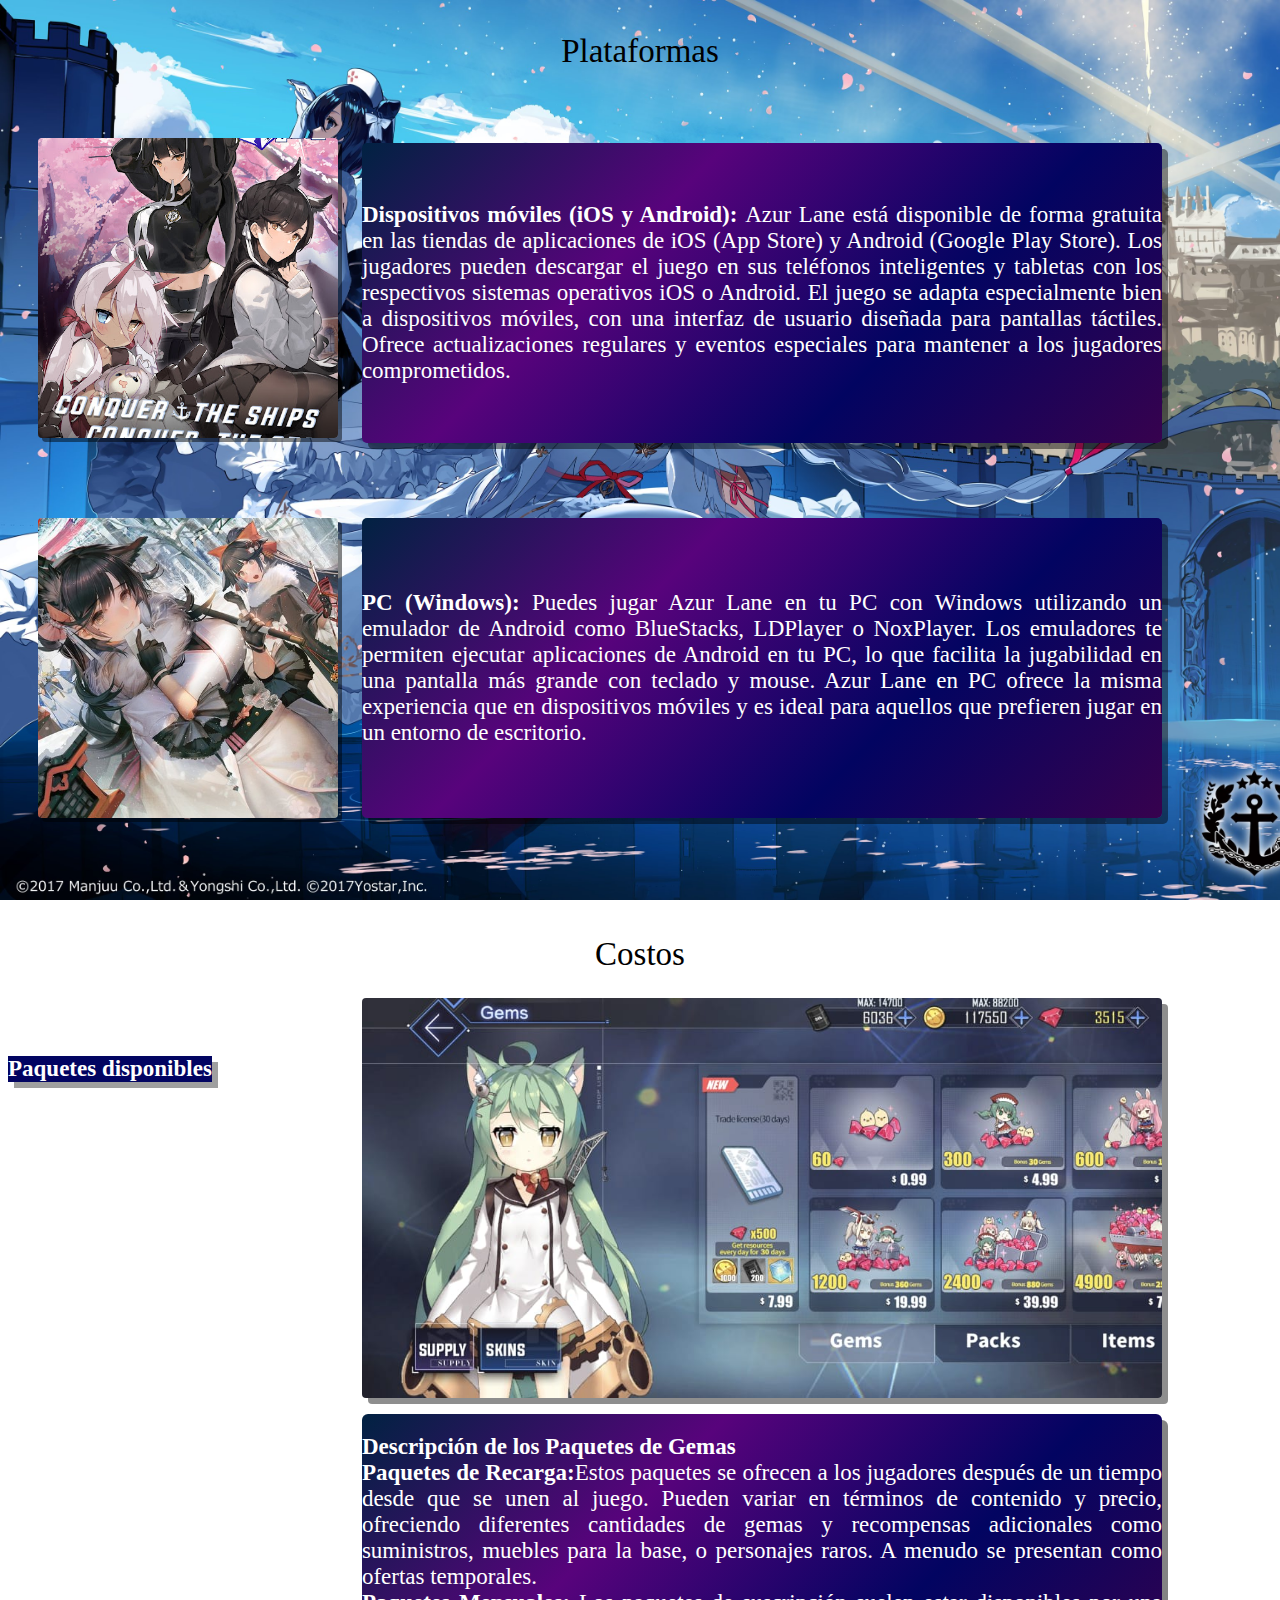
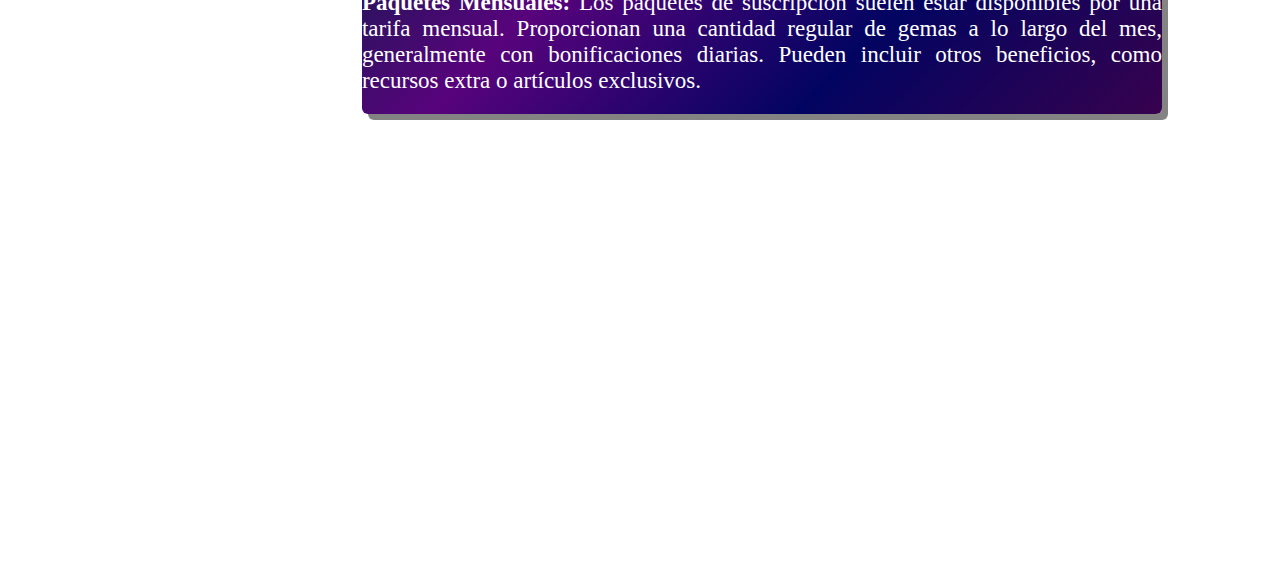
<file: Ventanas/caracteristicas.html>
<!DOCTYPE html>
<html lang="en">
<head>
    <meta charset="UTF-8">
    <meta name="viewport" content="width=device-width, initial-scale=1.0">
    <link rel="stylesheet" href="style.css"> 
    <title>Características</title>
    <style>
        body{
            background-image: url('../imagenes/Fondo1.jpg');
            background-size: cover;
            background-attachment: fixed;
        }
    </style>
</head>
<body>
    <p class="TituloGeneral">Plataformas</p>
    <div class="contenedor">
        <img src="../imagenes/android.jpg" alt="">
    </div>
    <div class="contenedor1"><p class="texto"><b>Dispositivos móviles (iOS y
    Android): </b>Azur Lane está disponible de forma gratuita en las tiendas de
    aplicaciones de iOS (App Store) y Android (Google Play Store). Los jugadores
    pueden descargar el juego en sus teléfonos inteligentes y tabletas con los
    respectivos sistemas operativos iOS o Android. El juego se adapta
    especialmente bien a dispositivos móviles, con una interfaz de usuario
    diseñada para pantallas táctiles. Ofrece actualizaciones regulares y eventos
    especiales para mantener a los jugadores comprometidos.</p></div>
    <div class="contenedor2">
        <img src="../imagenes/Windows.jpg" alt="">
    </div>
    <div class="contenedortexto2"><p class="texto"><b>PC (Windows): </b>Puedes
    jugar Azur Lane en tu PC con Windows utilizando un emulador de Android como
    BlueStacks, LDPlayer o NoxPlayer. Los emuladores te permiten ejecutar
    aplicaciones de Android en tu PC, lo que facilita la jugabilidad en una
    pantalla más grande con teclado y mouse. Azur Lane en PC ofrece la misma
    experiencia que en dispositivos móviles y es ideal para aquellos que
    prefieren jugar en un entorno de
    escritorio.</p></div>
    <p class="subtitulo">Costos</p>
    <div class="subtitulo1"><b>Paquetes disponibles</b></div>
    <p class="paquetes">
        <img src="../imagenes/Gemas.jpg" alt="No se pudo cargar la imagen">
    </p>
    <div class="descpaquetes"><p class="texto"><b>Descripción de los Paquetes de
    Gemas</b><br><b>Paquetes de Recarga:</b>Estos paquetes se ofrecen a los
    jugadores después de un tiempo desde que se unen al juego. Pueden variar en
    términos de contenido y precio, ofreciendo diferentes cantidades de gemas y
    recompensas adicionales como suministros, muebles para la base, o personajes
    raros. A menudo se presentan como ofertas temporales.<br><b>Paquetes
    Mensuales: </b>Los paquetes de suscripción suelen estar disponibles por una
    tarifa mensual. Proporcionan una cantidad regular de gemas a lo largo del
    mes, generalmente con bonificaciones diarias. Pueden incluir otros
    beneficios, como recursos extra o artículos exclusivos.</p></div>
</body>
</html>
</file>
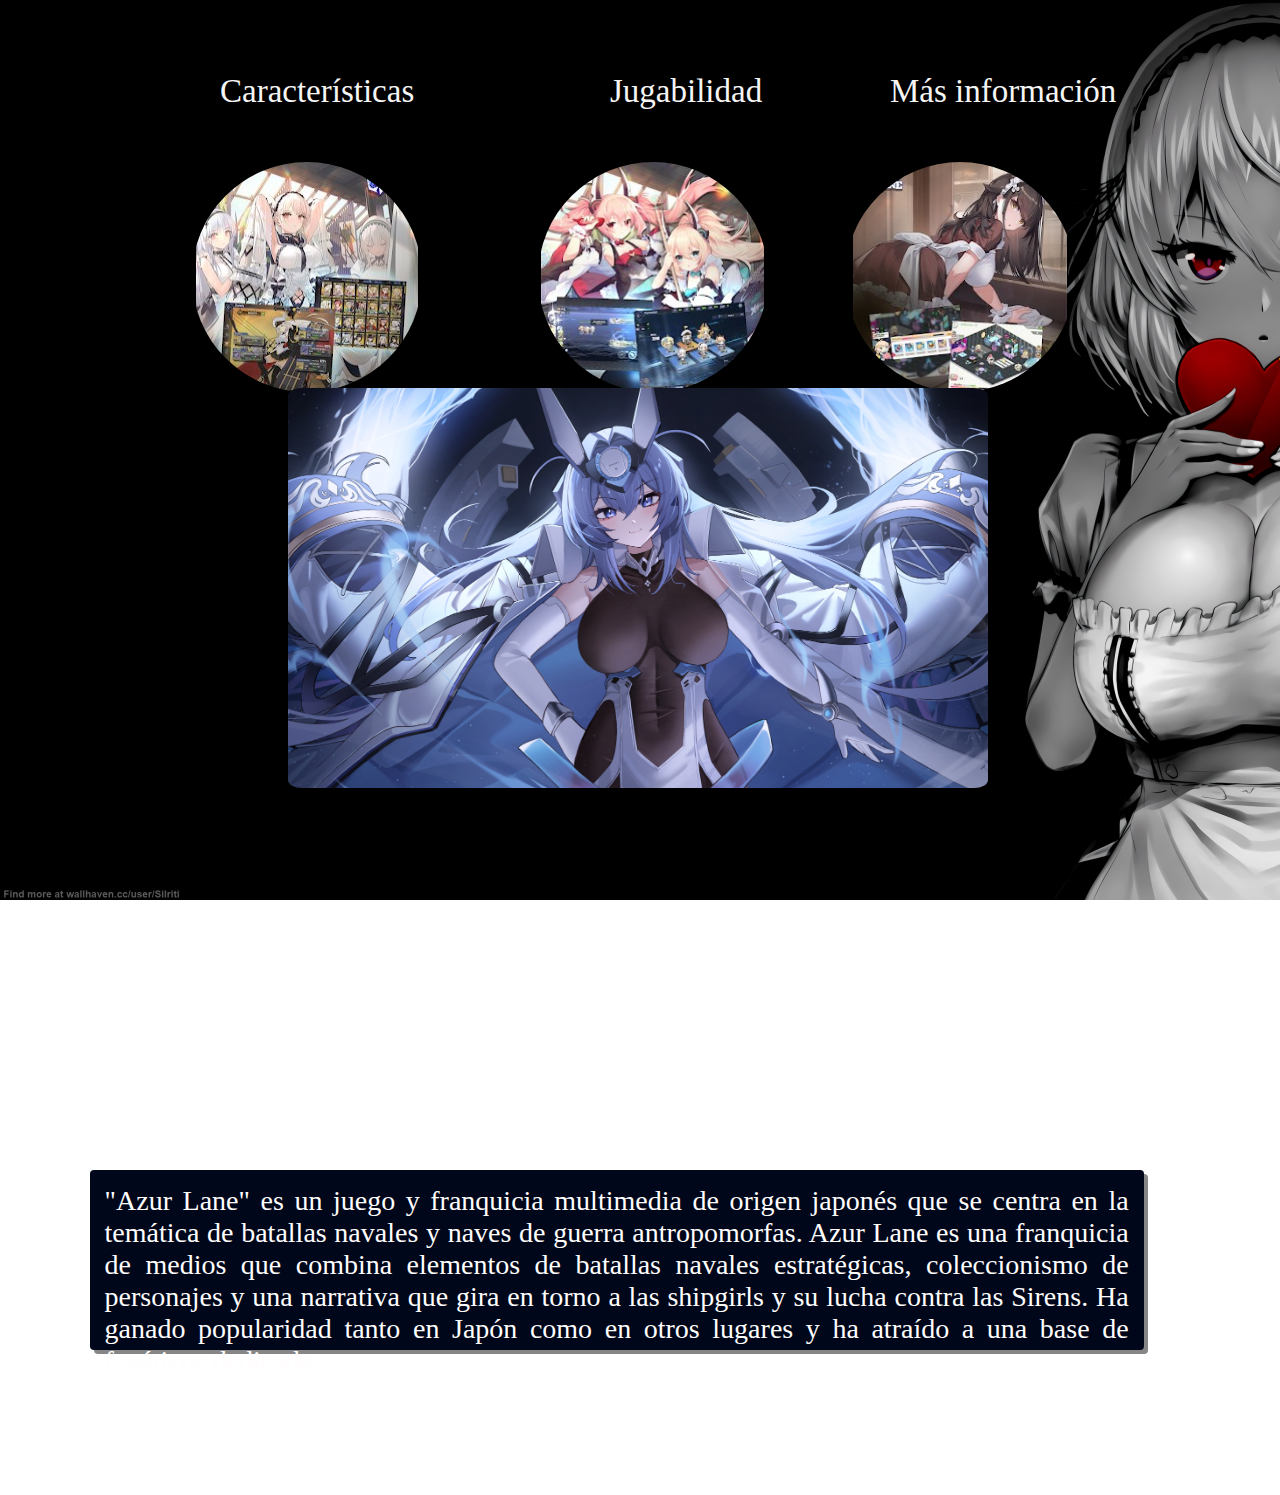
<file: Ventanas/home.html>
<!DOCTYPE html>
<html lang="en">
<head>
    <meta charset="UTF-8">
    <meta name="viewport" content="width=device-width, initial-scale=1.0">
    <title>Azur's Blog</title>
    <link rel="stylesheet" href="style.css">
    <style>
        body {
            background-image: url('../imagenes/Fondo0.jpg');
            background-size: cover;
            background-attachment: fixed;
        }
    </style>
    
</head>
<body >
    <p class="titulo">Jugabilidad</p>
    <p class="titulo1">Características</p>
    <p class="titulo2">Más información</p>
    <div class="cont1">
        <a href="caracteristicas.html">
            <img src="../imagenes/caracteristicas.jpg" alt="">
        </a>   
    </div>
    <div class="cont2">
        <a href="jugabilidad.html">
            <img src="../imagenes/jugabilidad.jpg" alt="">
        </a>
    </div>
    <div class="cont3">
        <a href="masinformacion.html">
            <img src="../imagenes/masinfo.jpg" alt="">
        </a>
    </div>
    <div class="con4">
        <img src="../imagenes/homeinferior.jpg" alt="No se ha encontrado la imagen">
      </div>
    <div class="texto-fuera">"Azur Lane" es un juego y franquicia multimedia de
    origen japonés que se centra en la temática de batallas navales y naves de
    guerra antropomorfas. Azur Lane es una franquicia de medios
    que combina elementos de batallas navales estratégicas, coleccionismo de
    personajes y una narrativa que gira en torno a las shipgirls y su lucha
    contra las Sirens. Ha ganado popularidad tanto en Japón como en otros
    lugares y ha atraído a una base de fanáticos dedicada.</div>
    <div class="margenHome"></div>
</body>
</html>
</file>
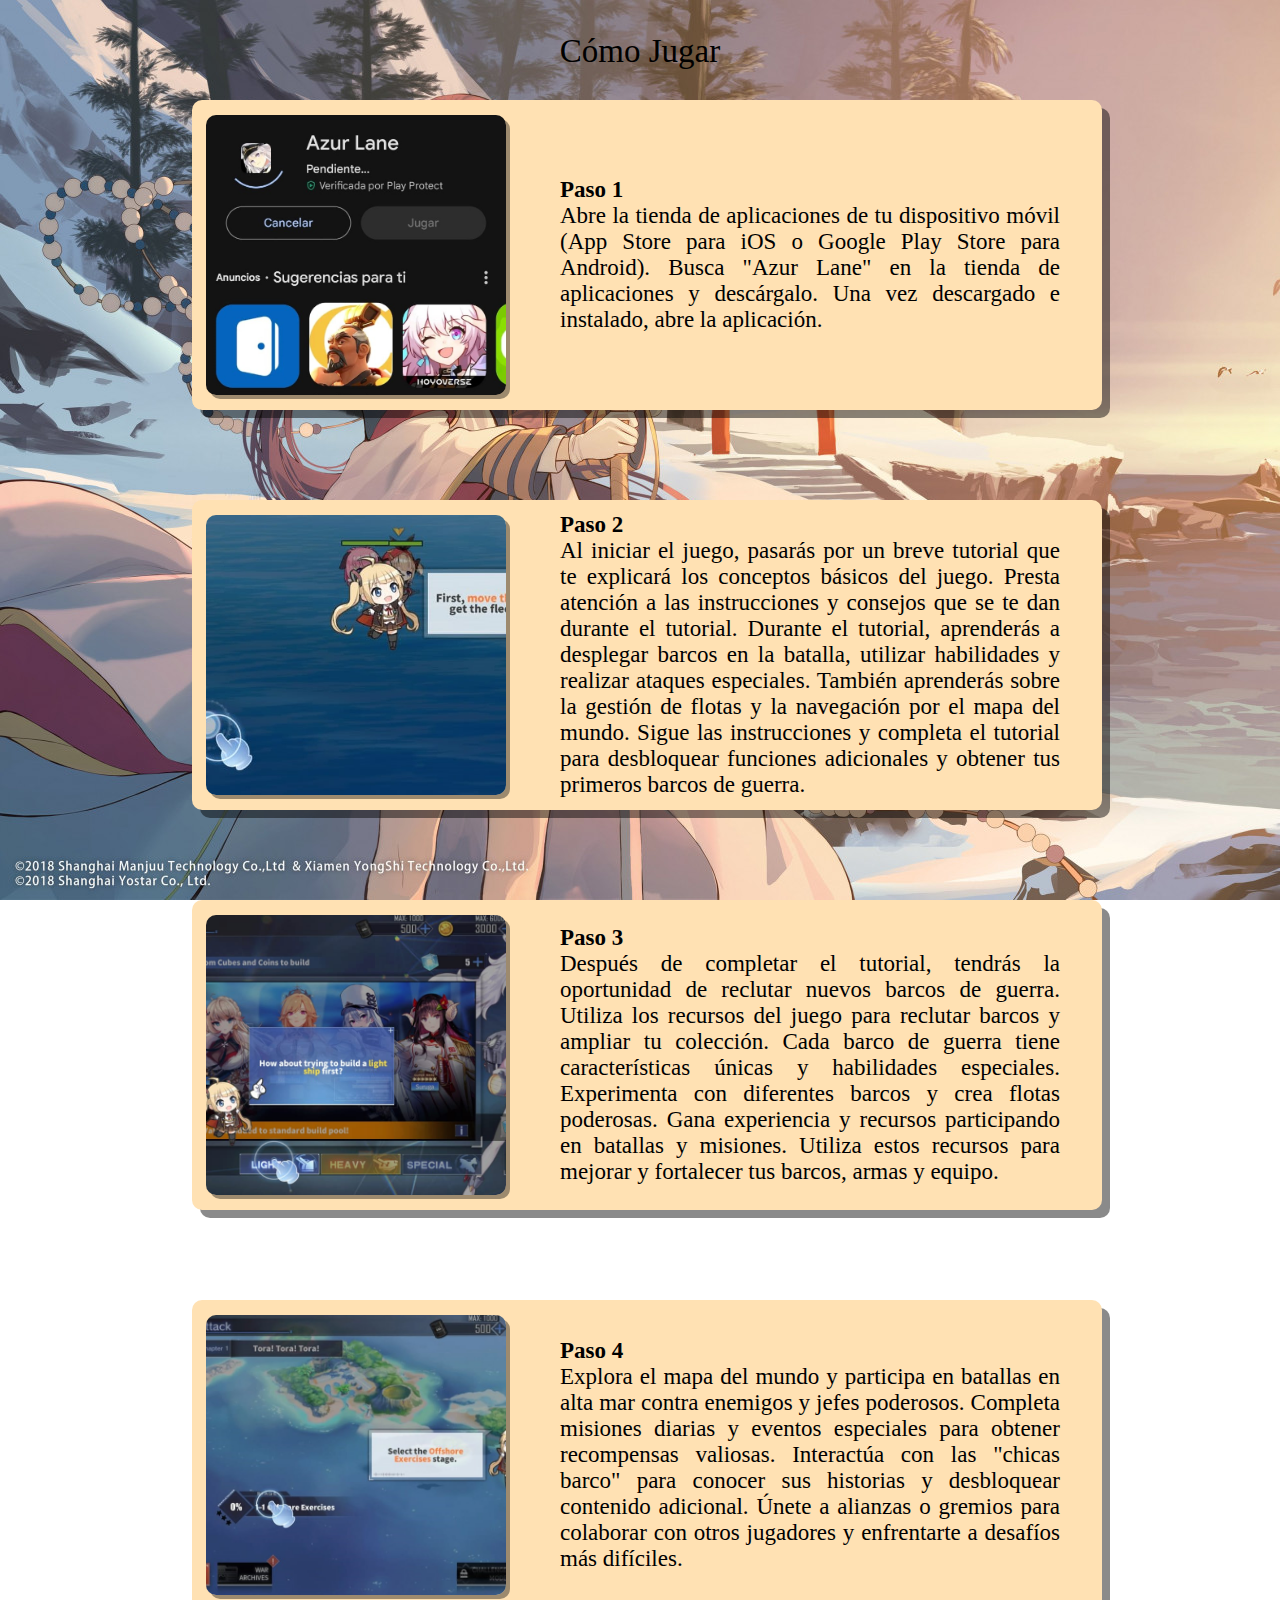
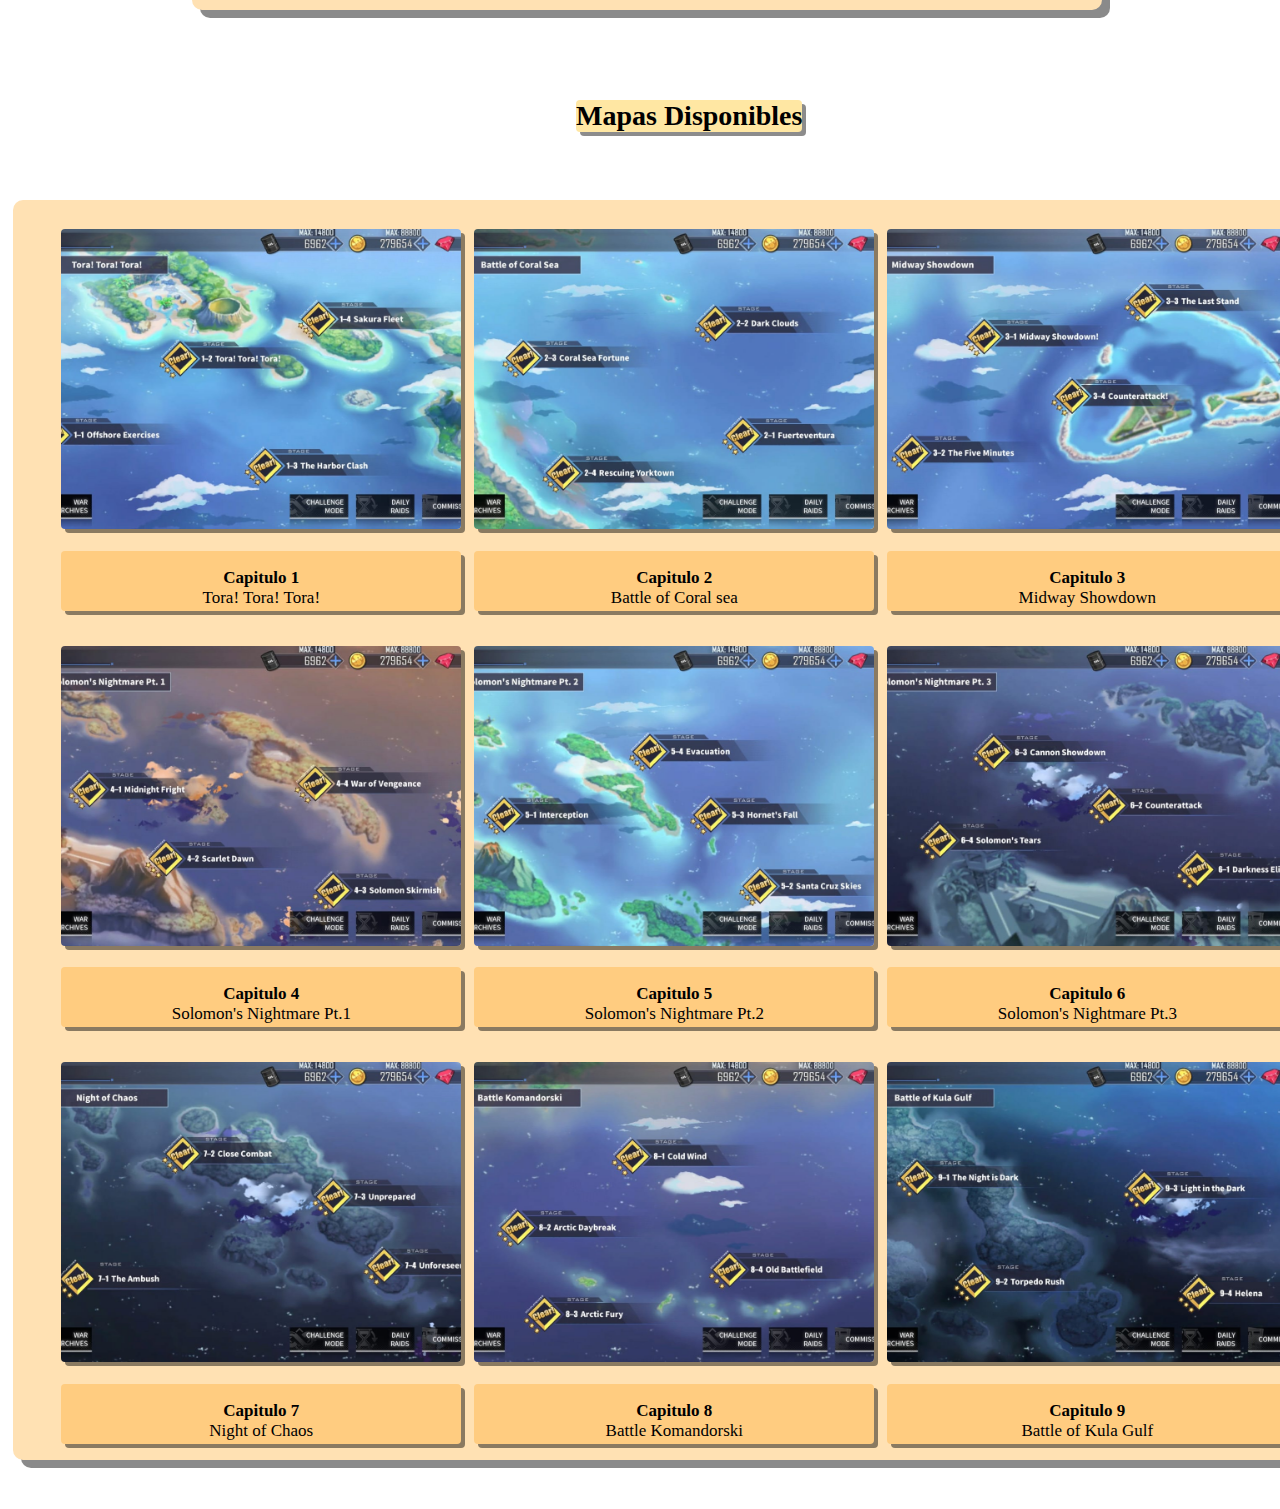
<file: Ventanas/jugabilidad.html>
<!DOCTYPE html>
<html lang="en">
<head>
    <meta charset="UTF-8">
    <meta name="viewport" content="width=device-width, initial-scale=1.0">
    <link rel="stylesheet" href="style.css">
    <link rel="stylesheet" href="style3.css">
    <title>Jugabilidad</title>
    <style>
        body{
            background-image: url('../imagenes/Fondo5.jpg');
            background-size: cover;
            background-attachment: fixed;
        }
    </style>
</head>
<body>
    <p class="TituloGeneral">Cómo Jugar</p>
   <div class="jugabilidad1">
    <div class="j1interno1">
        <img src="../imagenes/Paso1.jpg" alt="No se ha encontrado la imagen" loading="lazy">
    </div>
    <div class="j1interno2"><p class="texto"><b>Paso 1</b><br>Abre la tienda de
        aplicaciones de tu dispositivo móvil (App Store para iOS o Google Play Store
        para Android). Busca "Azur Lane" en la tienda de aplicaciones y descárgalo.
        Una vez descargado e instalado, abre la aplicación.</p></div>
   </div>
   <div class="jugabilidad2">
    <div class="j2interno1">
        <img src="../imagenes/paso2.jpg" alt="No se ha encontrado la imagen" loading="lazy">
    </div>
    <div class="j2interno2"><p class="texto"><b>Paso 2</b><br>Al iniciar el
        juego, pasarás por un breve tutorial que te explicará los conceptos básicos
        del juego. Presta atención a las instrucciones y consejos que se te dan
        durante el tutorial. Durante el tutorial, aprenderás a desplegar barcos en
        la batalla, utilizar habilidades y realizar ataques especiales.       
        También aprenderás sobre la gestión de flotas y la navegación por el mapa
        del mundo.     
        Sigue las instrucciones y completa el tutorial para desbloquear funciones
        adicionales y obtener tus primeros barcos de guerra.</p></div>
   </div>
   <div class="jugabilidad3">
    <div class="j3interno1">
        <img src="../imagenes/paso3.jpg" alt="No se ha encontrado la imagen" loading="lazy">
    </div>
    <div class="j3interno2"><p class="texto"><b>Paso 3</b><br>Después de
        completar el tutorial, tendrás la oportunidad de reclutar nuevos barcos de
        guerra. Utiliza los recursos del juego para reclutar barcos y ampliar tu
        colección. Cada barco de guerra tiene características únicas y habilidades
        especiales. Experimenta con diferentes barcos y crea flotas poderosas. Gana
        experiencia y recursos participando en batallas y misiones. Utiliza estos
        recursos para mejorar y fortalecer tus barcos, armas y equipo.</p></div>
   </div>
   <div class="jugabilidad4">
    <div class="j4interno1">
        <img src="../imagenes/paso4.jpg" alt="No se ha encontrado la imagen" loading="lazy">
    </div>
    <div class="j4interno2"><p class="texto"><b>Paso 4</b><br>Explora el mapa
        del mundo y participa en batallas en alta mar contra enemigos y jefes
        poderosos. Completa misiones diarias y eventos especiales para obtener
        recompensas valiosas. Interactúa con las "chicas barco" para conocer sus
        historias y desbloquear contenido adicional. Únete a alianzas o gremios para
        colaborar con otros jugadores y enfrentarte a desafíos más
        difíciles.</p></div>
   </div>
   <div class="titulomapas"><b>Mapas Disponibles</b></div>
   <div class="mapas">
    <div class="mapa1">
        <img src="../imagenes/mapa1.jpg" alt="No se ha encontrado la imagen" loading="lazy">
    </div>
    <div class="mapa2">
        <img src="../imagenes/mapa2.jpg" alt="No se ha encontrdo la imagen" loading="lazy">
    </div>
    <div class="mapa3">
        <img src="../imagenes/mapa3.jpg" alt="No se ha encontrado la imagen" loading="lazy">
    </div>
    <div class="Dmapa1"><p class="texto2"><b>Capitulo 1</b><br>Tora! Tora! Tora!</p></div>
    <div class="Dmapa2"><p class="texto2"><b>Capitulo 2</b><br>Battle of Coral sea</p></div>
    <div class="Dmapa3"><p class="texto2"><b>Capitulo 3</b><br>Midway Showdown</p></div>
    <div class="mapa4">
        <img src="../imagenes/mapa4.jpg" alt="No se ha encontrado la imagen" loading="lazy">
    </div>
    <div class="mapa5">
        <img src="../imagenes/mapa5.jpg" alt="No se ha encontrado la iamgen" loading="lazy">
    </div>
    <div class="mapa6">
        <img src="../imagenes/mapa6.jpg" alt="No se ha encontrado la imagen" loading="lazy">
    </div>
    <div class="Dmapa4"><p class="texto2"><b>Capitulo 4</b><br>Solomon's Nightmare Pt.1</p></div>
    <div class="Dmapa5"><p class="texto2"><b>Capitulo 5</b><br>Solomon's Nightmare Pt.2</p></div>
    <div class="Dmapa6"><p class="texto2"><b>Capitulo 6</b><br>Solomon's Nightmare Pt.3</p></div>
    <div class="mapa7">
        <img src="../imagenes/mapa7.jpg" alt="No se ha encontrado la imagen" loading="lazy">
    </div>
    <div class="mapa8">
        <img src="../imagenes/mapa8.jpg" alt="No se ha encontrado la imagen" loading="lazy">
    </div>
    <div class="mapa9">
        <img src="../imagenes/mapa9.jpg" alt="No se ha encontrado la imagen" loading="lazy">
    </div>
    <div class="Dmapa7"><p class="texto2"><b>Capitulo 7</b><br>Night of Chaos</p></div>
    <div class="Dmapa8"><p class="texto2"><b>Capitulo 8</b><br>Battle Komandorski</p></div>
    <div class="Dmapa9"><p class="texto2"><b>Capitulo 9</b><br>Battle of Kula Gulf</p></div>
   </div>
   <div class="margeninferior"></div>
</body>
</html>
</file>
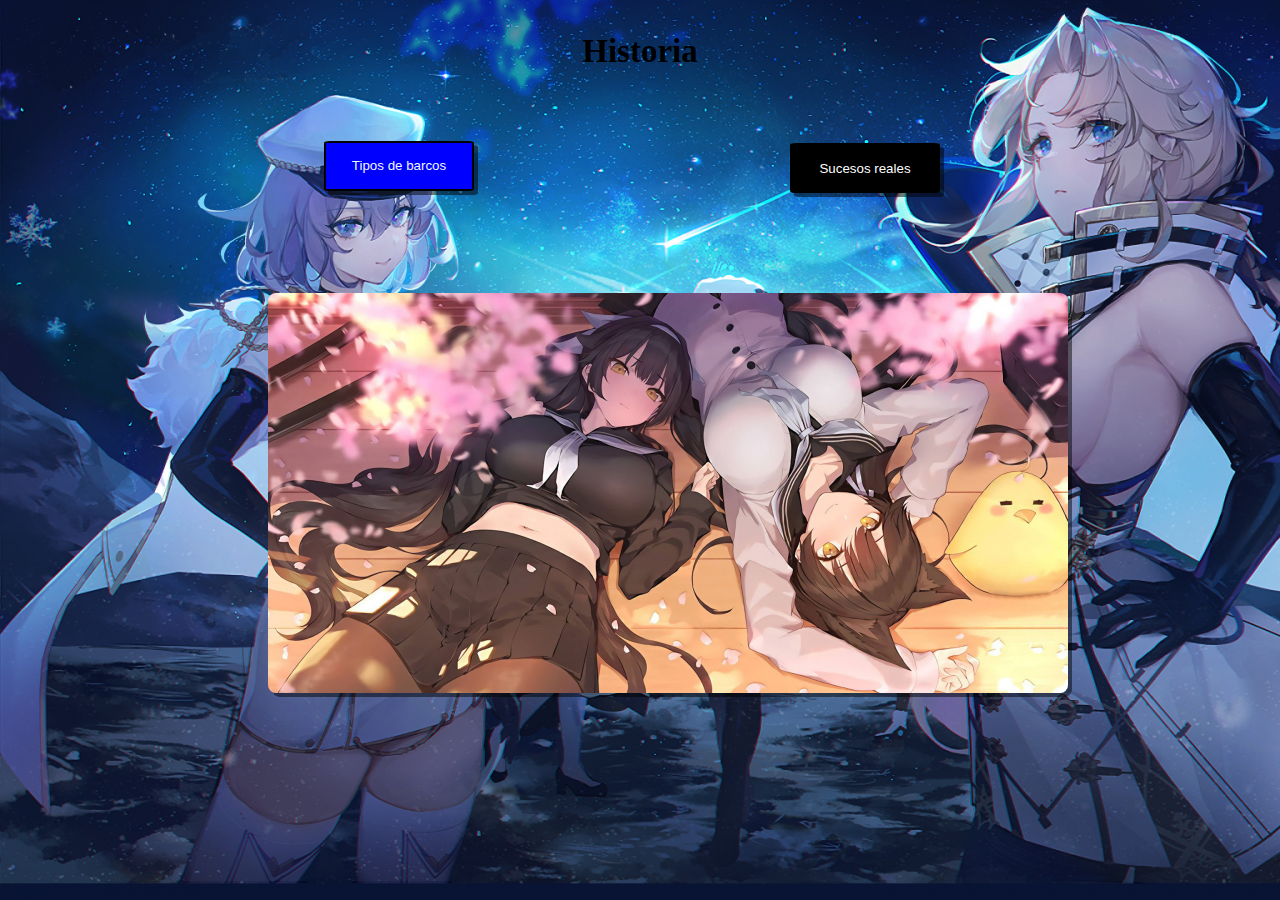
<file: Ventanas/masinformacion.html>
<!DOCTYPE html>
<html lang="en">
<head>
    <meta charset="UTF-8">
    <meta name="viewport" content="width=device-width, initial-scale=1.0">
    <link rel="stylesheet" href="style.css">
    <title>Más Información</title>
    <style>
        body{
            background-image: url('../imagenes/Fondo3.jpg');
            background-size: cover;
            background-attachment: fixed;
        }
    </style>
</head>
<body>
    <p class="TituloGeneral"><b>Historia</b></p>
    <div><button class="button" onclick="window.location.href = 'tiposbarcos.html'">Tipos de barcos</button></div>
    <div><button class="button1" onclick="window.location.href = 'sucesosreales.html'">Sucesos reales</button></div>
    <div class="piepagina">
        <img src="../imagenes/HistReal.jpg" alt="No se ha encontrado la imagen" loading="lazy">
    </div>
</body>
</html>
</file>
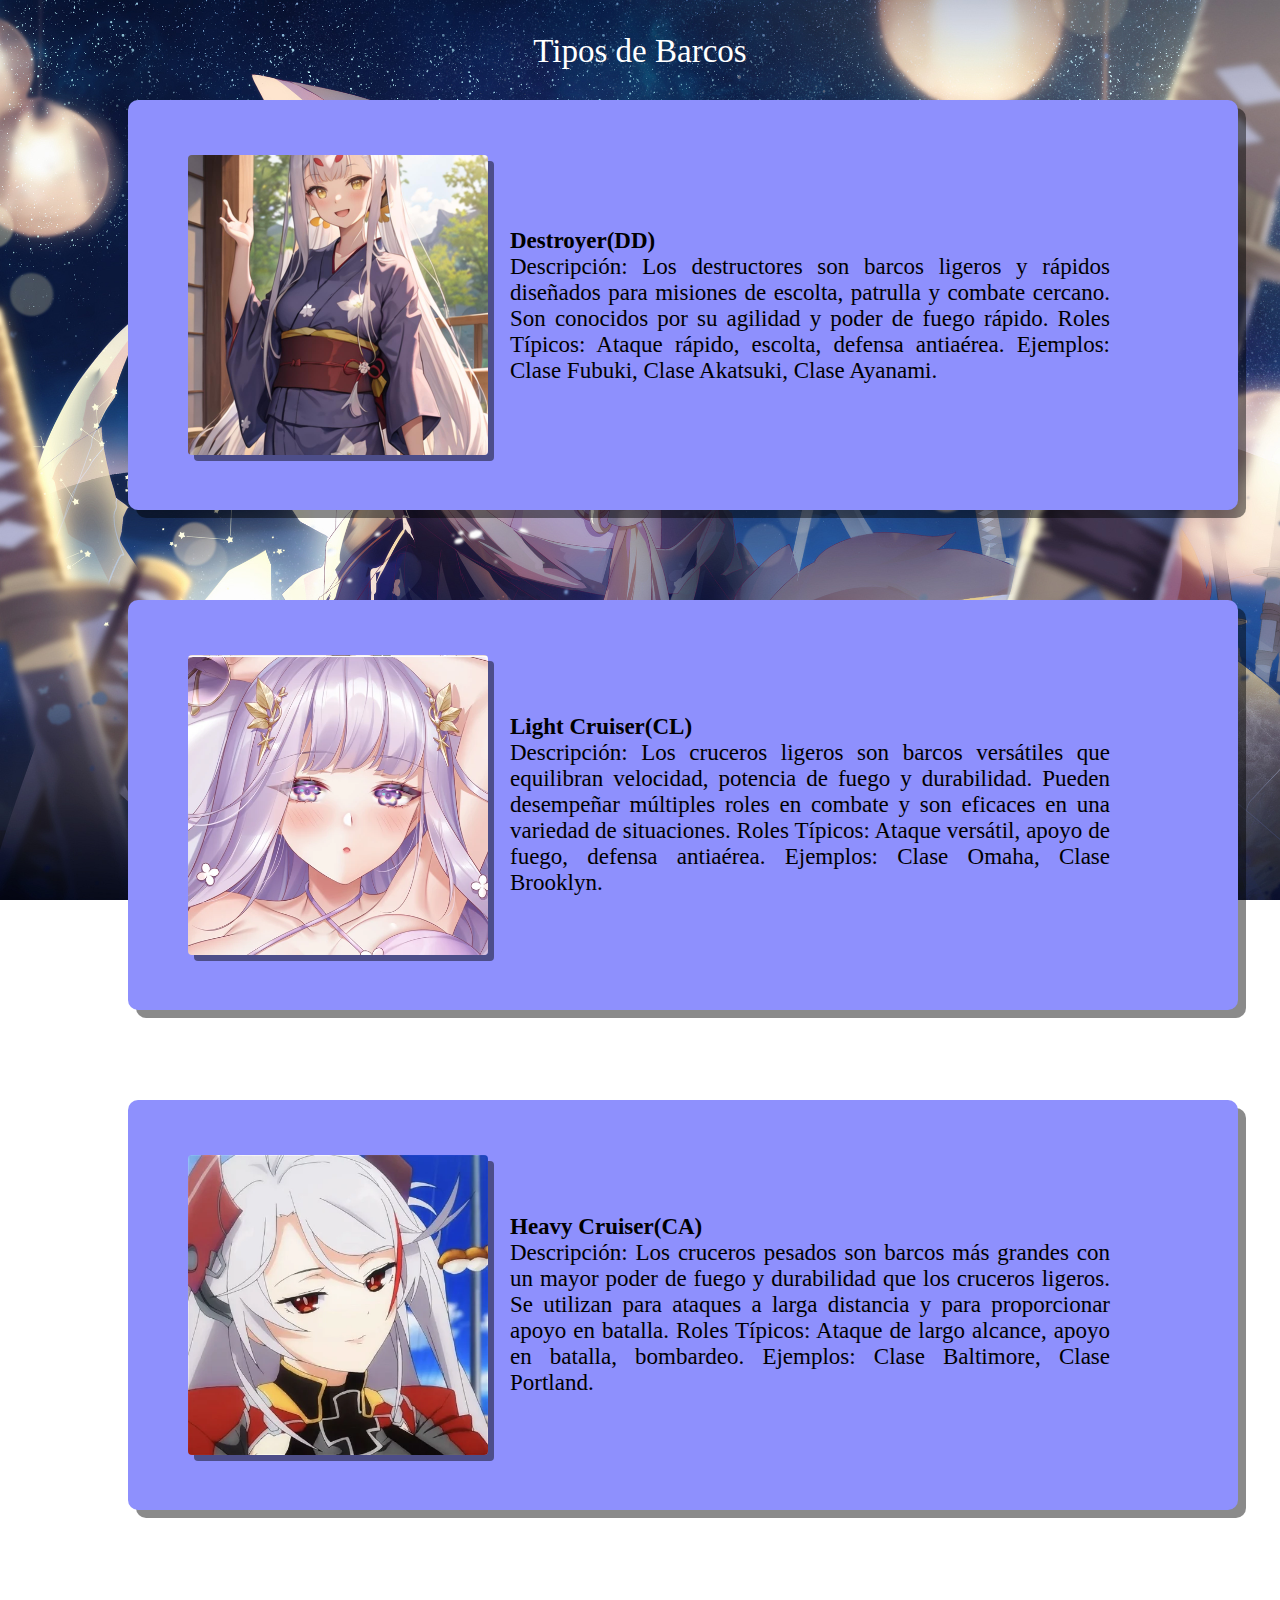
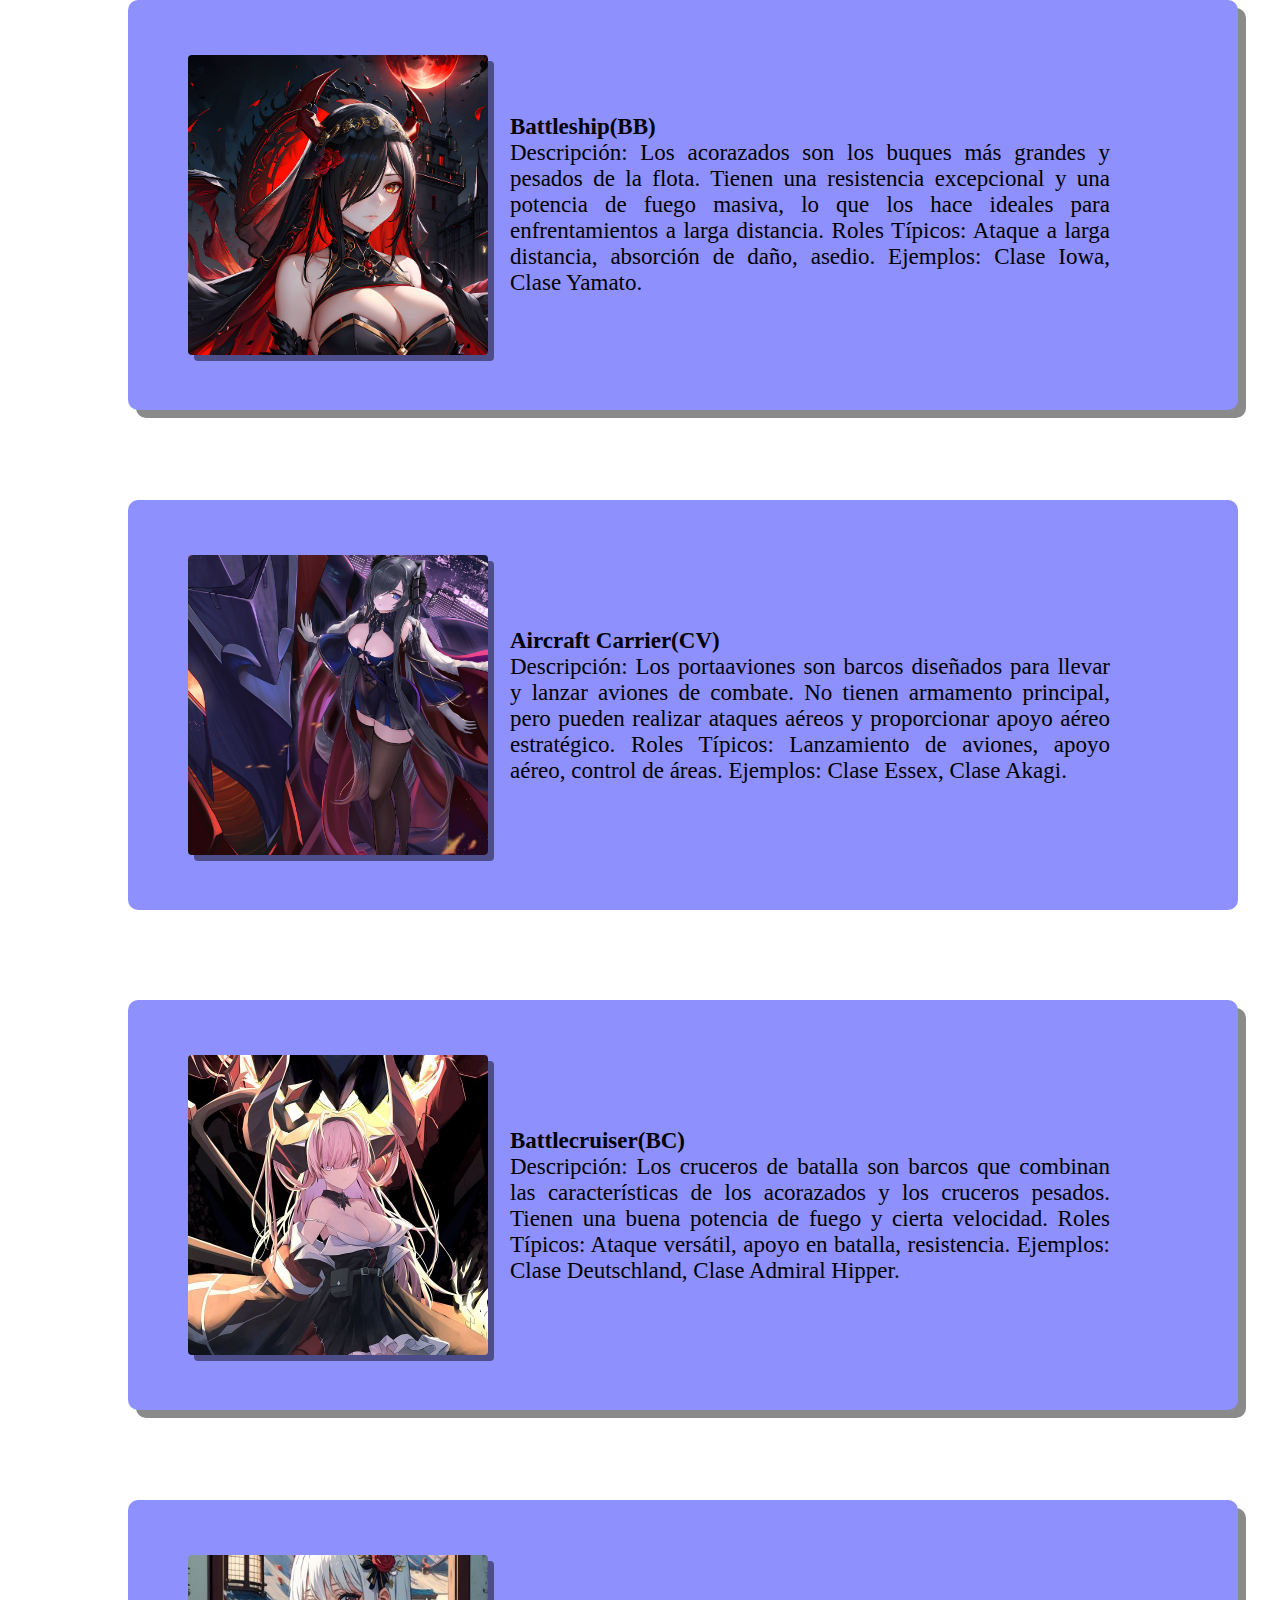
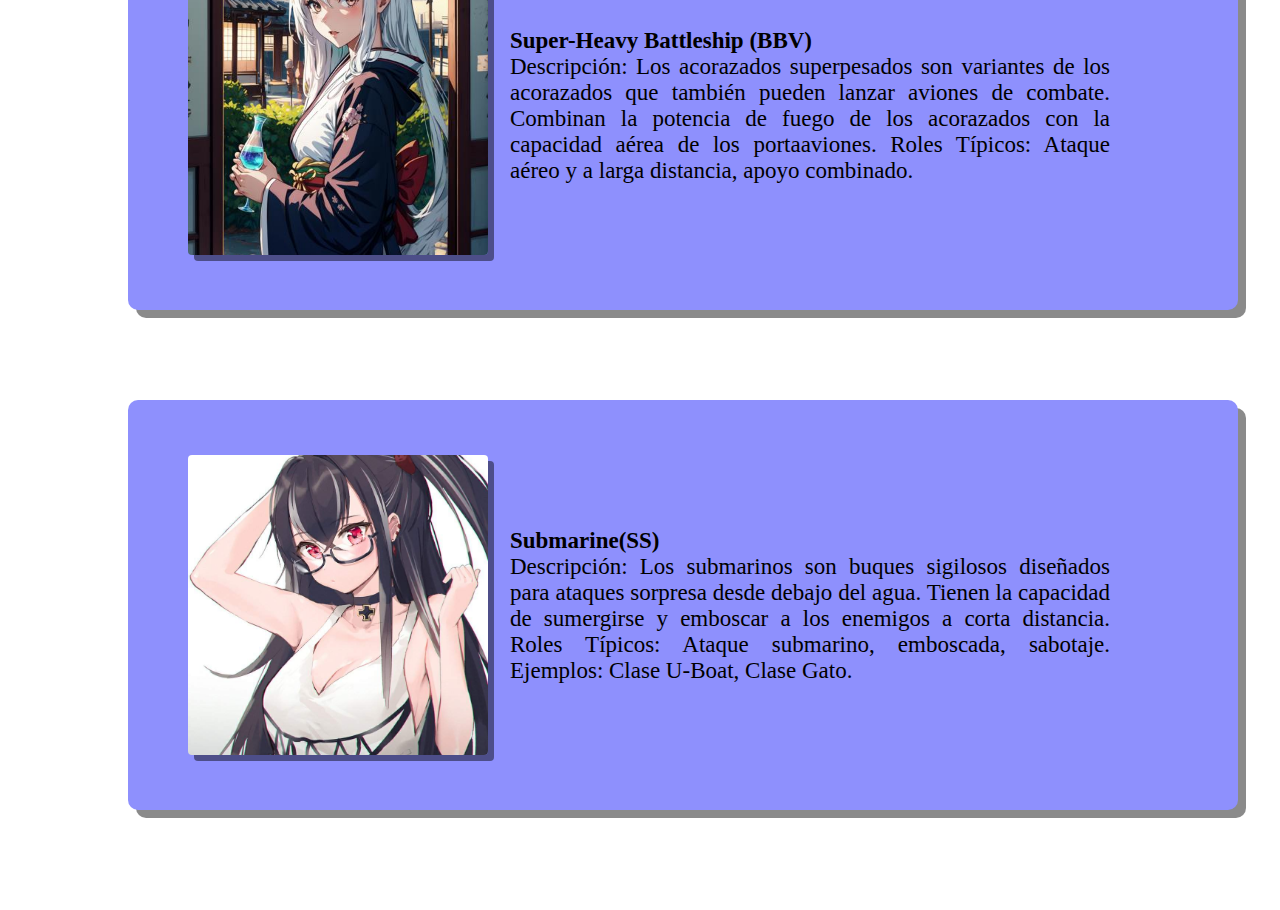
<file: Ventanas/tiposbarcos.html>
<!DOCTYPE html>
<html lang="en">
<head>
    <meta charset="UTF-8">
    <meta name="viewport" content="width=device-width, initial-scale=1.0">
    <link rel="stylesheet" href="style.css">
    <title>Tipos de barcos</title>
    <style>
        body{
            background-image: url('../imagenes/Fondo.jpg');
            background-size: cover;
            background-attachment: fixed;
        }
    </style>
</head>
<body>
    <p class="tituloBarcos">Tipos de Barcos</p>
    <div class="barco1">
        <div class="t1interno1">
            <img src="../imagenes/destroyer.jpg" alt="No se ha encontrado la imagen" loading="lazy">
        </div>
        <div class="t1interno2"><p class="texto"><b>Destroyer(DD)</b><br>Descripción: Los
            destructores son barcos ligeros y rápidos diseñados para misiones de
            escolta, patrulla y combate cercano. Son conocidos por su agilidad y poder
            de fuego rápido. Roles Típicos: Ataque rápido, escolta, defensa antiaérea.
            Ejemplos: Clase Fubuki, Clase Akatsuki, Clase Ayanami.</p></div>
    </div>
   <div class="barco2">
        <div class="t2interno1">
            <img src="../imagenes/CLS.jpg" alt="No se ha encontrado la imagen" loading="lazy">
        </div>
        <div class="t2interno2"><p class="texto"><b>Light
            Cruiser(CL)</b><br>Descripción: Los cruceros ligeros son barcos versátiles
            que equilibran velocidad, potencia de fuego y durabilidad. Pueden desempeñar
            múltiples roles en combate y son eficaces en una variedad de situaciones.
            Roles Típicos: Ataque versátil, apoyo de fuego, defensa antiaérea. Ejemplos:
            Clase Omaha, Clase Brooklyn.</p></div>
   </div>
    <div class="barco3">
        <div class="t3interno1">
            <img src="../imagenes/CA.jpg" alt="No se ha encontrado la imagen" loading="lazy">
        </div>
        <div class="t3interno2"><p class="texto"><b>Heavy
            Cruiser(CA)</b><br>Descripción: Los cruceros pesados son barcos más grandes
            con un mayor poder de fuego y durabilidad que los cruceros ligeros. Se
            utilizan para ataques a larga distancia y para proporcionar apoyo en
            batalla. Roles Típicos: Ataque de largo alcance, apoyo en batalla,
            bombardeo. Ejemplos: Clase Baltimore, Clase Portland.</p></div>
    </div>
    <div class="barco4">
        <div class="t4interno1">
            <img src="../imagenes/BB.jpg" alt="No se ha encontrado la imagen" loading="lazy">
        </div>
        <div class="t4interno2"><p class="texto"><b>Battleship(BB)</b><br>Descripción:
            Los acorazados son los buques más grandes y pesados de la flota. Tienen una
            resistencia excepcional y una potencia de fuego masiva, lo que los hace
            ideales para enfrentamientos a larga distancia. Roles Típicos: Ataque a
            larga distancia, absorción de daño, asedio. Ejemplos: Clase Iowa, Clase
            Yamato.</p></div>
    </div>
    <div class="barco5">
        <div class="t5interno1">
            <img src="../imagenes/CV.jpg" alt="No se ha encontrado la imagen" loading="lazy">
        </div>
        <div class="t5interno2"><p class="texto"><b>Aircraft Carrier(CV)</b><br>Descripción:
            Los portaaviones son barcos diseñados para llevar y lanzar aviones de
            combate. No tienen armamento principal, pero pueden realizar ataques aéreos
            y proporcionar apoyo aéreo estratégico. Roles Típicos: Lanzamiento de
            aviones, apoyo aéreo, control de áreas. Ejemplos: Clase Essex, Clase
            Akagi.</p></div>
    </div>
    <div class="barco6">
        <div class="t6interno1">
            <img src="../imagenes/BBC.jpg" alt="No se ha encontrado la imagen" loading="lazy">
        </div>
        <div class="t6interno2"><p
        class="texto"><b>Battlecruiser(BC)</b><br>Descripción: Los cruceros de
        batalla son barcos que combinan las características de los acorazados y
        los cruceros pesados. Tienen una buena potencia de fuego y cierta
        velocidad. Roles Típicos: Ataque versátil, apoyo en batalla,
        resistencia. Ejemplos: Clase Deutschland, Clase Admiral
        Hipper.</p></div>
    </div>
    <div class="barco7">
        <div class="t7interno1">
            <img src="../imagenes/BBV.jpg" alt="No se ha encontrado la imagen" loading="lazy">
        </div>
        <div class="t7interno2"><p class="texto"><b>Super-Heavy Battleship
            (BBV)</b><br>Descripción: Los acorazados superpesados son variantes de los
            acorazados que también pueden lanzar aviones de combate. Combinan la
            potencia de fuego de los acorazados con la capacidad aérea de los
            portaaviones. Roles Típicos: Ataque aéreo y a larga distancia, apoyo
            combinado.</p></div>
    </div>
    <div class="barco8">
        <div class="t8interno1">
            <img src="../imagenes/SS.jpg" alt="No se ha encontrado la imagen" loading="lazy">
        </div>
        <div class="t8interno2"><p class="texto"><b>Submarine(SS)</b><br>Descripción:
            Los submarinos son buques sigilosos diseñados para ataques sorpresa desde
            debajo del agua. Tienen la capacidad de sumergirse y emboscar a los enemigos
            a corta distancia. Roles Típicos: Ataque submarino, emboscada, sabotaje.
            Ejemplos: Clase U-Boat, Clase Gato.</p></div>
    </div>
    <div class="margenTiposbarcos"></div>
</body>
</html>
</file>
<file: Ventanas/style.css>
.TituloGeneral{
    font-size: 33px;
    text-align: center;
    color: black;
    position:center;
    top:10px;
}
.titulo{
    font-size: 33px;
    text-align: center;
    color:whitesmoke;
    position:absolute;
    top:10px;
    left:580px;
    padding:30px;
}
.titulo1{
    font-size: 33px;
    text-align: left;
    color:whitesmoke;
    position:absolute;
    top:10px;
    left: 190px;
    padding:30px;
}
.titulo2{
    font-size: 33px;
    text-align: right;
    color:whitesmoke;
    position:absolute;
    top: 10px;
    left:860px;
    padding:30px;
}
.texto{
    font-size: 23px;
    text-align: justify;
}
.texto2{
    font-size: 17px;
    color:black;
    text-align: center;
}
.texto-fuera {
    position: absolute;
    text-align: justify;
    color:rgb(255, 253, 253);
    top:130%;
    font-size: 28px;
    bottom: 0; /* Coloca el texto en la parte inferior */
    left: 7%; /* Opcional: Ajusta la posición horizontal según sea necesario */
    width: 80%; /* Opcional: Hace que el texto ocupe todo el ancho del contenedor */
    height: 150px;
    background-color: rgb(0, 7, 26); /* Opcional: Estilo para el texto */
    padding: 15px; /* Opcional: Agrega espacio alrededor del texto */

    border-radius: 4px;
    box-shadow: 4px 4px rgba(0, 0, 0, 0.473);
    margin-bottom: 10px;

  }
.cont1{
    display:flex;   
    width: 230px;
    height: 230px;
    background-color: transparent;
    display: flex;

    border-radius: 360%;
    justify-content: center;
    position: absolute;

    left:15%;
    top:18%;
    overflow: hidden;
    box-shadow: 4px 4px rgba(0, 0, 0, 0.459);
    transition: background-color 0.1s;
}
.cont1:hover{
  transition: all linear 0.2s;
  transform: scale(1.1);
  opacity:0.5;
}
.cont1 img{
  width: 100%;
  height: auto;
}
@supports(object-fit: cover){
    .cont1 img{
      height: 100%;
      object-fit: cover;
      object-position: center center;
    }
  }
.cont2{
   
    display:flex;   
    width: 230px;
    height: 230px;
    background-color: transparent;
    border-radius: 360%;
    justify-content: center;
    position: absolute;
    left:42%;
    top:18%;
    box-shadow: 4px 4px rgba(0, 0, 0, 0.459);
    overflow: hidden;

}
.cont2:hover{
  transition: all linear 0.2s;
  transform: scale(1.1);
  opacity:0.5;
}
.cont2 img{
  width: 100%;
  height: auto;
}
@supports(object-fit: cover){
    .cont2 img{
      height: 100%;
      object-fit: cover;
      object-position: center center;
    }
  }
.cont3{
    display:flex;
    width: 230px;
    height: 230px;
    background-color: transparent;
    border-radius: 360%;

    justify-content: center;
    box-shadow: 4px 4px rgba(0, 0, 0, 0.459);
    position:absolute;
    left:66%;
    top:18%;
    overflow: hidden;
}
.cont3:hover{
  transition: all linear 0.2s;
  transform: scale(1.1);
  opacity:0.7;
}
.cont3 img{
  width: 100%;
  height: auto;
}
@supports(object-fit: cover){
    .cont3 img{
      height: 100%;
      object-fit: cover;
      object-position: center center;
    }
  }
.con4{
    display: flex;
    width: 700px;
    height: 400px;
    background-color: transparent;
    
    border-radius: 2%;
    justify-content: center;
    position:relative;
    box-shadow: 4px 4px rgba(0, 0, 0, 0.459);
    align-items: center;
    left:280px;
    top:380px;
    overflow: hidden;
}
.con4 img{
  width: 100%;
  height: auto;
}
@supports(object-fit: cover){
    .con4 img{
      height: 100%;
      object-fit: cover;
      object-position: center center;
    }
  }
.margenHome{
  height: 10px;
  width: 80%;
  position: absolute;
  background-color: transparent;
  top:165%;
}
  /* ----------------------------------------- Ventana "Carácteristicas" -----------------------------------------------------------------------*/
  .subtitulo{
    font-size: 33px;
    text-align: center;
    color: black;
    position:relative;
    top:-400px;
  }
  .subtitulo1{
    width:max-content;
    font-size: 23px;
    text-align: left;
    color:white;
    position: relative;
    top:-350px;
    box-shadow: 6px 6px rgba(0, 0, 0, 0.377);
    background-color: #020461;
    background-attachment: fixed;
  }
  .contenedor{
    width: 300px;
    height: 300px;
    background-color: transparent;
    display: flex;

    justify-content: center;
    position: relative;

    overflow: hidden;
    border-radius: 4px;
    align-items: center;
    left: 30px;
    top: 35px;
    box-shadow: 4px 4px rgba(0, 0, 0, 0.473);
  }
  .contenedor img{
    width: 100%;
    height: auto;
  }
  @supports(object-fit: cover){
      .contenedor img{
        height: 100%;
        object-fit: cover;
        object-position: center center;
      }
    }
  .contenedor1{
    width: 800px;
    height: 300px;
    background-color: transparent;
    display: flex;
    color: white;
    position:relative;   

    align-items: center;
    left: 28%;
    top: -260px;
    background: linear-gradient(135deg, #012242, #58037c,#020461,#37024e) ;    
    border-radius: 5px;
    box-shadow: 6px 6px rgba(0, 0, 0, 0.438);
  }
  .contenedor2{
    width: 300px;
    height: 300px;
    background-color: transparent;
    display: flex;

    justify-content: center;
    position: relative;
    border-radius: 4px;
    box-shadow: 4px 4px rgba(0, 0, 0, 0.473);
    overflow: hidden;

    align-items: center;
    left: 30px;
    top: -185px;
  }
  .contenedor2 img{
    width: 100%;
    height: auto;
  }
  @supports(object-fit: cover){
      .contenedor2 img{
        height: 100%;
        object-fit: cover;
        object-position: center center;
      }
    }
  .contenedortexto2{
    width: 800px;
    height: 300px;
    background-color: transparent;
    display: flex;
    color: white;
    position:relative;
    background: linear-gradient(135deg, #012242, #58037c,#020461,#37024e) ;    
    border-radius: 5px;
    box-shadow: 6px 6px rgba(0, 0, 0, 0.438);
    align-items: center;
    left: 28%;
    top: -485px;
  }
  .paquetes{
    width: 800px;
    height: 400px;
    background-color: transparent;
    display: flex;

    position:relative;   
    box-shadow: 6px 6px rgba(0, 0, 0, 0.445);
    align-items: center;
    left: 28%;
    top: -450px;
    overflow: hidden;
    border-radius: 4px;
  }
  @supports(object-fit: cover){
      .paquetes img{
        height: 100%;
        object-fit: cover;
        object-position: center center;
      }
  }
  .descpaquetes{
    width: 800px;
    height: 300px;
    background-color: transparent;
    display: flex;

    position:relative;    
    box-shadow: 6px 6px rgba(0, 0, 0, 0.486);
    align-items: center;
    left: 28%;
    top: -450px;
    border-radius: 6px;
    background: linear-gradient(135deg, #012242, #58037c,#020461,#37024e);
    color:white;
  }
  /*---------------------------------------Ventana Más información-------------------------------------*/
  .button{
    float: left;
    margin-left: 25%;
    margin-right: 25%;
    margin-top: 3%;
    width: 150px;
    height: 50px;

    text-align: center;
    border-radius: 4%;
    color: aliceblue;
    background-color: blue;
    border-style:solid ;
    transition: background-color 0.1s;
    box-shadow: 4px 4px rgba(0, 0, 0, 0.5);
  }
  .button:hover{
    background-color: beige;
    color:black
  }
  .button1{
    float: left;
    margin-top: 40px;
    width: 150px;
    height: 50px;

    border-style:solid;
    border-radius: 4%;
    color: white;
    background-color: black;
    transition: background-color 0.1s;
    box-shadow: 4px 4px rgba(0, 0, 0, 0.5);
  }
  .button1:hover{
    background-color: whitesmoke;
    color: blue;
  }
  .piepagina{
    width: 800px;
    height: 400px;
    background-color: transparent;
    display: flex;

    justify-content: center;
    position: relative;
    overflow: hidden;
    margin-bottom: 10%;

    align-items: center;
    left: 260px;
    top: 100px;
    border-radius: 8px;
    box-shadow: 4px 4px rgba(0, 0, 0, 0.479);
  }
  .piepagina img{
    width: 100%;
    height: auto;
  }
  @supports(object-fit: cover){
      .piepagina img{
        height: 100%;
        object-fit: cover;
        object-position: center center;
      }
    }
  /*--------------------------Ventana Tipos de barcos----------------------------------------*/
  .tituloBarcos{
    font-size: 33px;
    color: white;
    text-align: center;
    top: 10px;
    position: center;
  }
  .barco1{
    width: 1100px;
    height: 400px;
    background-color:rgb(142, 144, 253);
    box-shadow: 8px 8px rgba(0, 0, 0, 0.459);

    display: flex;
    flex-direction: row;
    align-items: center;
    position: absolute;
    top:100px;
    left:10%;
    padding: 5px 5px;
    border-radius: 10px 10px;
  }
  .t1interno1{
    width: 300px;
    height: 300px;
    background-color: transparent;

    display: flex;
    align-items: center;
    position: flex;
    margin-left:5%;
    border-radius: 4px;
    box-shadow:6px 6px rgba(0, 0, 0, 0.459);
    overflow: hidden;
  }
  .t1interno1 img{
    width: 100%;
    height: auto;
  }
  @supports(object-fit: cover){
      .t1interno1 img{
        height: 100%;
        object-fit: cover;
        object-position: center center;
      }
    }
  .t1interno2{
    width: 600px;
    height: 200px;
    background-color: transparent;

    display: flex;
    position: flex;
    margin-left: 2%;
  }
  .barco2{
    width: 1100px;
    height: 400px;
    background-color:rgb(142, 144, 253);
    box-shadow: 8px 8px rgba(0, 0, 0, 0.459);

    display: flex;
    flex-direction: row;
    align-items: center;
    position: absolute;
    top:600px;
    left:10%;
    padding: 5px 5px;
    border-radius: 10px 10px;
  }
  .t2interno1{
    width: 300px;
    height: 300px;
    background-color: transparent;

    display: flex;
    align-items: center;
    position: flex;
    margin-left: 5%;
    border-radius: 4px;
    box-shadow:6px 6px rgba(0, 0, 0, 0.459);
    overflow: hidden;
  }
  .t2interno1 img{
    width: 100%;
    height: auto;
  }
  @supports(object-fit: cover){
      .t2interno1 img{
        height: 100%;
        object-fit: cover;
        object-position: center center;
      }
    }
  .t2interno2{
    width: 600px;
    height: 200px;
    background-color: transparent;

    display: flex;
    position: flex;
    align-items: center;
    margin-left: 2%;
  }
  .barco3{
    width: 1100px;
    height: 400px;
    background-color:rgb(142, 144, 253);
    box-shadow: 8px 8px rgba(0, 0, 0, 0.459);

    display: flex;
    flex-direction: row;
    align-items: center;
    position: absolute;
    top:1100px;
    left:10%;
    padding: 5px 5px;
    border-radius: 10px 10px;
  }
  .t3interno1{
    width: 300px;
    height: 300px;
    background-color: transparent;

    display: flex;
    align-items: center;
    position: flex;
    margin-left: 5%;
    border-radius: 4px;
    box-shadow:6px 6px rgba(0, 0, 0, 0.459);
    overflow: hidden;
  }
  .t3interno1 img{
    width: 100%;
    height: auto;
  }
  @supports(object-fit: cover){
      .t3interno1 img{
        height: 100%;
        object-fit: cover;
        object-position: center center;
      }
    }
  .t3interno2{
    width: 600px;
    height: 200px;
    background-color: transparent;

    display: flex;
    position: flex;
    margin-left: 2%;
    align-items: center;
  }
  .barco4{
    width: 1100px;
    height: 400px;
    background-color:rgb(142, 144, 253);
    box-shadow: 8px 8px rgba(0, 0, 0, 0.459);

    display: flex;
    flex-direction: row;
    align-items: center;
    position: absolute;
    top:1600px;
    left:10%;
    padding: 5px 5px;
    border-radius: 10px 10px;
  }
  .t4interno1{
    width: 300px;
    height: 300px;
    background-color: transparent;

    display: flex;
    align-items: center;
    position: flex;
    margin-left: 5%;
    border-radius: 4px;
    box-shadow:6px 6px rgba(0, 0, 0, 0.459);
    overflow: hidden;
  }
  .t4interno1 img{
    width: 100%;
    height: auto;
  }
  @supports(object-fit: cover){
      .t4interno1 img{
        height: 100%;
        object-fit: cover;
        object-position: center center;
      }
    }
  .t4interno2{
    width: 600px;
    height: 200px;
    background-color: transparent;

    display: flex;
    position: flex;
    margin-left: 2%;
    align-items: center;
  }
  .barco5{
    width: 1100px;
    height: 400px;
    background-color:rgb(142, 144, 253);
    box-shadow: 8px 8px rgba(0, 0, 0, 0);

    display: flex;
    flex-direction: row;
    align-items: center;
    position: absolute;
    top:2100px;
    left:10%;
    padding: 5px 5px;
    border-radius: 10px 10px;
  }
  .t5interno1{
    width: 300px;
    height: 300px;
    background-color: transparent;

    display: flex;
    align-items: center;
    position: flex;
    margin-left: 5%;
    border-radius: 4px;
    box-shadow:6px 6px rgba(0, 0, 0, 0.459);
    overflow: hidden;
  }
  .t5interno1 img{
    width: 100%;
    height: auto;
  }
  @supports(object-fit: cover){
      .t5interno1 img{
        height: 100%;
        object-fit: cover;
        object-position: center center;
      }
    }
  .t5interno2{
    width: 600px;
    height: 200px;
    background-color: transparent;

    display: flex;
    position: flex;
    margin-left: 2%;
  }
  .barco6{
    width: 1100px;
    height: 400px;
    background-color:rgb(142, 144, 253);
    box-shadow: 8px 8px rgba(0, 0, 0, 0.459);

    display: flex;
    flex-direction: row;
    align-items: center;
    position: absolute;
    top:2600px;
    left:10%;
    padding: 5px 5px;
    border-radius: 10px 10px;
  }
  .t6interno1{
    width: 300px;
    height: 300px;
    background-color: transparent;

    display: flex;
    align-items: center;
    position: flex;
    margin-left: 5%;
    border-radius: 4px;
    box-shadow:6px 6px rgba(0, 0, 0, 0.459);
    overflow: hidden;
  }
  .t6interno1 img{
    width: 100%;
    height: auto;
  }
  @supports(object-fit: cover){
      .t6interno1 img{
        height: 100%;
        object-fit: cover;
        object-position: center center;
      }
    }
  .t6interno2{
    width: 600px;
    height: 200px;
    background-color: transparent;

    display: flex;
    position: flex;

    margin-left: 2%;
  }
  .barco7{
    width: 1100px;
    height: 400px;
    background-color:rgb(142, 144, 253);
    box-shadow: 8px 8px rgba(0, 0, 0, 0.459);

    display: flex;
    flex-direction: row;
    align-items: center;
    position: absolute;
    top:3100px;
    left:10%;
    padding: 5px 5px;
    border-radius: 10px 10px;
  }
  .t7interno1{
    width: 300px;
    height: 300px;
    background-color: transparent;

    display: flex;
    align-items: center;
    position: flex;
    margin-left: 5%;
    border-radius: 4px;
    box-shadow:6px 6px rgba(0, 0, 0, 0.459);
    overflow: hidden;
  }
  .t7interno1 img{
    width: 100%;
    height: auto;
  }
  @supports(object-fit: cover){
      .t7interno1 img{
        height: 100%;
        object-fit: cover;
        object-position: center center;
      }
    }
  .t7interno2{
    width: 600px;
    height: 200px;
    background-color: transparent;

    display: flex;
    position: flex;

    margin-left: 2%;
  }
  .barco8{
    width: 1100px;
    height: 400px;
    background-color:rgb(142, 144, 253);
    box-shadow: 8px 8px rgba(0, 0, 0, 0.459);

    display: flex;
    flex-direction: row;
    align-items: center;
    position: absolute;
    top:3600px;
    left:10%;
    padding: 5px 5px;
    border-radius: 10px 10px;
  }
  .t8interno1{
    width: 300px;
    height: 300px;
    background-color: transparent;

    display: flex;
    align-items: center;
    position: flex;
    margin-left: 5%;
    border-radius: 4px;
    box-shadow:6px 6px rgba(0, 0, 0, 0.459);
    overflow: hidden;
  }
  .t8interno1 img{
    width: 100%;
    height: auto;
  }
  @supports(object-fit: cover){
      .t8interno1 img{
        height: 100%;
        object-fit: cover;
        object-position: center center;
      }
    }
  .t8interno2{
    width: 600px;
    height: 200px;
    background-color: transparent;

    display:flex;
    position: flex;

    margin-left: 2%;
  }
.margenTiposbarcos{
  height: 10px;
  width: 80%;
  position: absolute;
  top:4100px;
}
</file>
<file: Ventanas/style3.css>
/*--------------------------------------- Ventana Jugabilidad ----------------------------------------*/
.jugabilidad1{
    width: 900px;
    height: 300px;
    background-color:rgb(255, 225, 179);
    box-shadow: 8px 8px rgba(0, 0, 0, 0.459);

    display: flex;
    flex-direction: row;
    align-items: center;
    position: absolute;
    top:100px;
    left:15%;
    padding: 5px 5px;
    border-radius: 10px 10px;
}
.j1interno1{
    width: 300px;
    height: 280px;
    background-color: transparent;
    box-shadow: 4px 4px rgba(0, 0, 0, 0.384);

    display: flex;
    align-items: center;
    position: flex;
    overflow: hidden;
    border-radius: 10px 10px;
    margin-left: 1%;
}
.j1interno1 img{
    width: 100%;
    height: auto;
  }
  @supports(object-fit: cover){
      .j1interno1 img{
        height: 100%;
        object-fit: cover;
        object-position: center center;
      }
  }
.j1interno2{
    width: 500px;
    height: 280px;
    background-color: transparent;

    display: flex;
    flex-direction: row;
    align-items: center;
    position: flex;
    margin-left: 6%;
}
.jugabilidad2{
    width: 900px;
    height: 300px;
    background-color:rgb(255, 225, 179);
    box-shadow: 8px 8px rgba(0, 0, 0, 0.459);

    display: flex;
    flex-direction: row;
    align-items: center;
    position: absolute;
    top:500px;
    left:15%;
    padding: 5px 5px;
    border-radius: 10px 10px;
}
.j2interno1{
    width: 300px;
    height: 280px;
    background-color: transparent;
    box-shadow: 4px 4px rgba(0, 0, 0, 0.384);

    display: flex;
    align-items: center;
    position: flex;
    overflow: hidden;
    border-radius: 10px 10px;
    margin-left: 1%;
}
.j2interno1 img{
    width: 100%;
    height: auto;
  }
  @supports(object-fit: cover){
      .j2interno1 img{
        height: 100%;
        object-fit: cover;
        object-position: center center;
      }
  }
.j2interno2{
    width: 500px;
    height: 280px;
    background-color: transparent;

    display: flex;
    flex-direction: row;
    align-items: center;
    position: flex;
    margin-left: 6%;
}
.jugabilidad3{
    width: 900px;
    height: 300px;
    background-color:rgb(255, 225, 179);
    box-shadow: 8px 8px rgba(0, 0, 0, 0.459);

    display: flex;
    flex-direction: row;
    align-items: center;
    position: absolute;
    top:900px;
    left:15%;
    padding: 5px 5px;
    border-radius: 10px 10px;
}
.j3interno1{
    width: 300px;
    height: 280px;
    background-color: transparent;
    box-shadow: 4px 4px rgba(0, 0, 0, 0.384);

    display: flex;
    align-items: center;
    position: flex;
    overflow: hidden;
    border-radius: 10px 10px;
    margin-left: 1%;
}
.j3interno1 img{
    width: 100%;
    height: auto;
  }
  @supports(object-fit: cover){
      .j3interno1 img{
        height: 100%;
        object-fit: cover;
        object-position: center center;
      }
  }
.j3interno2{
    width: 500px;
    height: 280px;
    background-color: transparent;

    display: flex;
    flex-direction: row;
    align-items: center;
    position: flex;
    margin-left: 6%;
}
.jugabilidad4{
    width: 900px;
    height: 300px;
    background-color:rgb(255, 225, 179);
    box-shadow: 8px 8px rgba(0, 0, 0, 0.459);

    display: flex;
    flex-direction: row;
    align-items: center;
    position: absolute;
    top:1300px;
    left:15%;
    padding: 5px 5px;
    border-radius: 10px 10px;
}
.j4interno1{
    width: 300px;
    height: 280px;
    background-color: transparent;
    box-shadow: 4px 4px rgba(0, 0, 0, 0.384);

    display: flex;
    align-items: center;
    position: flex;
    overflow: hidden;
    border-radius: 10px 10px;
    margin-left: 1%;
}
.j4interno1 img{
    width: 100%;
    height: auto;
  }
  @supports(object-fit: cover){
      .j4interno1 img{
        height: 100%;
        object-fit: cover;
        object-position: center center;
      }
  }
.j4interno2{
    width: 500px;
    height: 280px;
    background-color: transparent;

    display: flex;
    flex-direction: row;
    align-items: center;
    position: flex;
    margin-left: 6%;
}
/*-----------------------------------------------Mapas-------------------------------------------------------*/
.titulomapas{
    font-size: 28px;
    color:black;
    position: absolute;
    display: flex;
    box-shadow: 4px 4px rgba(0, 0, 0, 0.452);
    background-color: rgb(255, 231, 163);
    border-radius: 4px;
    top:1700px;
    left:45%;
}
.mapas{
    width: 1300px;
    height: 1250px;
    background-color:rgb(255, 225, 179);
    box-shadow: 8px 8px rgba(0, 0, 0, 0.459);

    display: flex;
    flex-direction: row;
    flex-wrap: wrap;
    position: absolute;
    align-items: center;
    justify-content: center;
    top:1800px;
    left:1%;
    padding: 5px 5px;
    border-radius: 10px 10px;
}
.mapas .contenedor-interno {
    width: 33.33%; /* Cada contenedor interno ocupará un tercio del ancho del contenedor principal */
    margin: 5px; /* Espacio entre los contenedores internos */
  }
.mapa1{
    width: 400px;
    height: 300px;
    border-radius: 4px;
    box-shadow: 4px 4px rgba(0, 0, 0, 0.459);
    overflow: hidden;
    margin-top: 1%;
    margin-left: 1%;

    display: flex;
}
.mapa1 img{
    width: 100%;
    height: auto;
  }
  @supports(object-fit: cover){
      .mapa1 img{
        height: 100%;
        object-fit: cover;
        object-position: center center;
      }
  }
.mapa2{
    width: 400px;
    height: 300px;
    border-radius: 4px;
    box-shadow: 4px 4px rgba(0, 0, 0, 0.459);
    overflow: hidden;
    margin-top: 1%;
    margin-left: 1%;

    display: flex;
}
.mapa2 img{
    width: 100%;
    height: auto;
  }
  @supports(object-fit: cover){
      .mapa2 img{
        height: 100%;
        object-fit: cover;
        object-position: center center;
      }
  }
.mapa3{
    width: 400px;
    height: 300px;
    border-radius: 4px;
    box-shadow: 4px 4px rgba(0, 0, 0, 0.459);
    overflow: hidden;
    margin-top: 1%;
    margin-left: 1%;

    display: flex;
}
.mapa3 img{
    width: 100%;
    height: auto;
  }
  @supports(object-fit: cover){
      .mapa3 img{
        height: 100%;
        object-fit: cover;
        object-position: center center;
      }
  }
.Dmapa1{
    width: 400px;
    height: 60px;
    margin-left: 1%;
    background-color: rgb(255, 204, 128);
    border-radius: 4px;
    box-shadow: 4px 4px rgba(0, 0, 0, 0.459);
}
.Dmapa2{
    width: 400px;
    height: 60px;
    margin-left: 1%;
    background-color: rgb(255, 204, 128);
    border-radius: 4px;
    box-shadow: 4px 4px rgba(0, 0, 0, 0.459);
}
.Dmapa3{
    width: 400px;
    height: 60px;
    margin-left: 1%;
    background-color: rgb(255, 204, 128);
    border-radius: 4px;
    box-shadow: 4px 4px rgba(0, 0, 0, 0.459);
}
.mapa4{
    width: 400px;
    height: 300px;
    border-radius: 4px;
    box-shadow: 4px 4px rgba(0, 0, 0, 0.459);
    overflow: hidden;
    margin-top: 1%;
    margin-left: 1%;

    display: flex;
}
.mapa4 img{
    width: 100%;
    height: auto;
  }
  @supports(object-fit: cover){
      .mapa4 img{
        height: 100%;
        object-fit: cover;
        object-position: center center;
      }
  }
.mapa5{
    width: 400px;
    height: 300px;
    border-radius: 4px;
    box-shadow: 4px 4px rgba(0, 0, 0, 0.459);
    overflow: hidden;
    margin-top: 1%;
    margin-left: 1%;

    display: flex;
}
.mapa5 img{
    width: 100%;
    height: auto;
  }
  @supports(object-fit: cover){
      .mapa5 img{
        height: 100%;
        object-fit: cover;
        object-position: center center;
      }
  }
.mapa6{
    width: 400px;
    height: 300px;
    border-radius: 4px;
    box-shadow: 4px 4px rgba(0, 0, 0, 0.459);
    overflow: hidden;
    margin-top: 1%;
    margin-left: 1%;

    display: flex;
}
.mapa6 img{
    width: 100%;
    height: auto;
  }
  @supports(object-fit: cover){
      .mapa6 img{
        height: 100%;
        object-fit: cover;
        object-position: center center;
      }
  }
.Dmapa4{
    width: 400px;
    height: 60px;
    margin-left: 1%;
    background-color: rgb(255, 204, 128);
    border-radius: 4px;
    box-shadow: 4px 4px rgba(0, 0, 0, 0.459);
}
.Dmapa5{
    width: 400px;
    height: 60px;
    margin-left: 1%;
    background-color: rgb(255, 204, 128);
    border-radius: 4px;
    box-shadow: 4px 4px rgba(0, 0, 0, 0.459);
}
.Dmapa6{
    width: 400px;
    height: 60px;
    margin-left: 1%;
    background-color: rgb(255, 204, 128);
    border-radius: 4px;
    box-shadow: 4px 4px rgba(0, 0, 0, 0.459);
}
.mapa7{
    width: 400px;
    height: 300px;
    border-radius: 4px;
    box-shadow: 4px 4px rgba(0, 0, 0, 0.459);
    overflow: hidden;
    margin-top: 1%;
    margin-left: 1%;

    display: flex;
}
.mapa7 img{
    width: 100%;
    height: auto;
  }
  @supports(object-fit: cover){
      .mapa7 img{
        height: 100%;
        object-fit: cover;
        object-position: center center;
      }
  }
.mapa8{
    width: 400px;
    height: 300px;
    border-radius: 4px;
    box-shadow: 4px 4px rgba(0, 0, 0, 0.459);
    overflow: hidden;
    margin-top: 1%;
    margin-left: 1%;

    display: flex;
}
.mapa8 img{
    width: 100%;
    height: auto;
  }
  @supports(object-fit: cover){
      .mapa8 img{
        height: 100%;
        object-fit: cover;
        object-position: center center;
      }
  }
.mapa9{
    width: 400px;
    height: 300px;
    border-radius: 4px;
    box-shadow: 4px 4px rgba(0, 0, 0, 0.459);
    overflow: hidden;
    margin-top: 1%;
    margin-left: 1%;

    display: flex;
}
.mapa9 img{
    width: 100%;
    height: auto;
  }
  @supports(object-fit: cover){
      .mapa9 img{
        height: 100%;
        object-fit: cover;
        object-position: center center;
      }
  }
.Dmapa7{
    width: 400px;
    height: 60px;
    margin-left: 1%;
    background-color: rgb(255, 204, 128);
    border-radius: 4px;
    box-shadow: 4px 4px rgba(0, 0, 0, 0.459);
}
.Dmapa8{
    width: 400px;
    height: 60px;
    margin-left: 1%;
    background-color: rgb(255, 204, 128);
    border-radius: 4px;
    box-shadow: 4px 4px rgba(0, 0, 0, 0.459);
}
.Dmapa9{
    width: 400px;
    height: 60px;
    margin-left: 1%;
    text-align: center;
    background-color: rgb(255, 204, 128);
    border-radius: 4px;
    box-shadow: 4px 4px rgba(0, 0, 0, 0.459);
}
.margeninferior{
    height: 1%;
    width: 80%;
    top:3100px;
    position: absolute;
}
</file>
